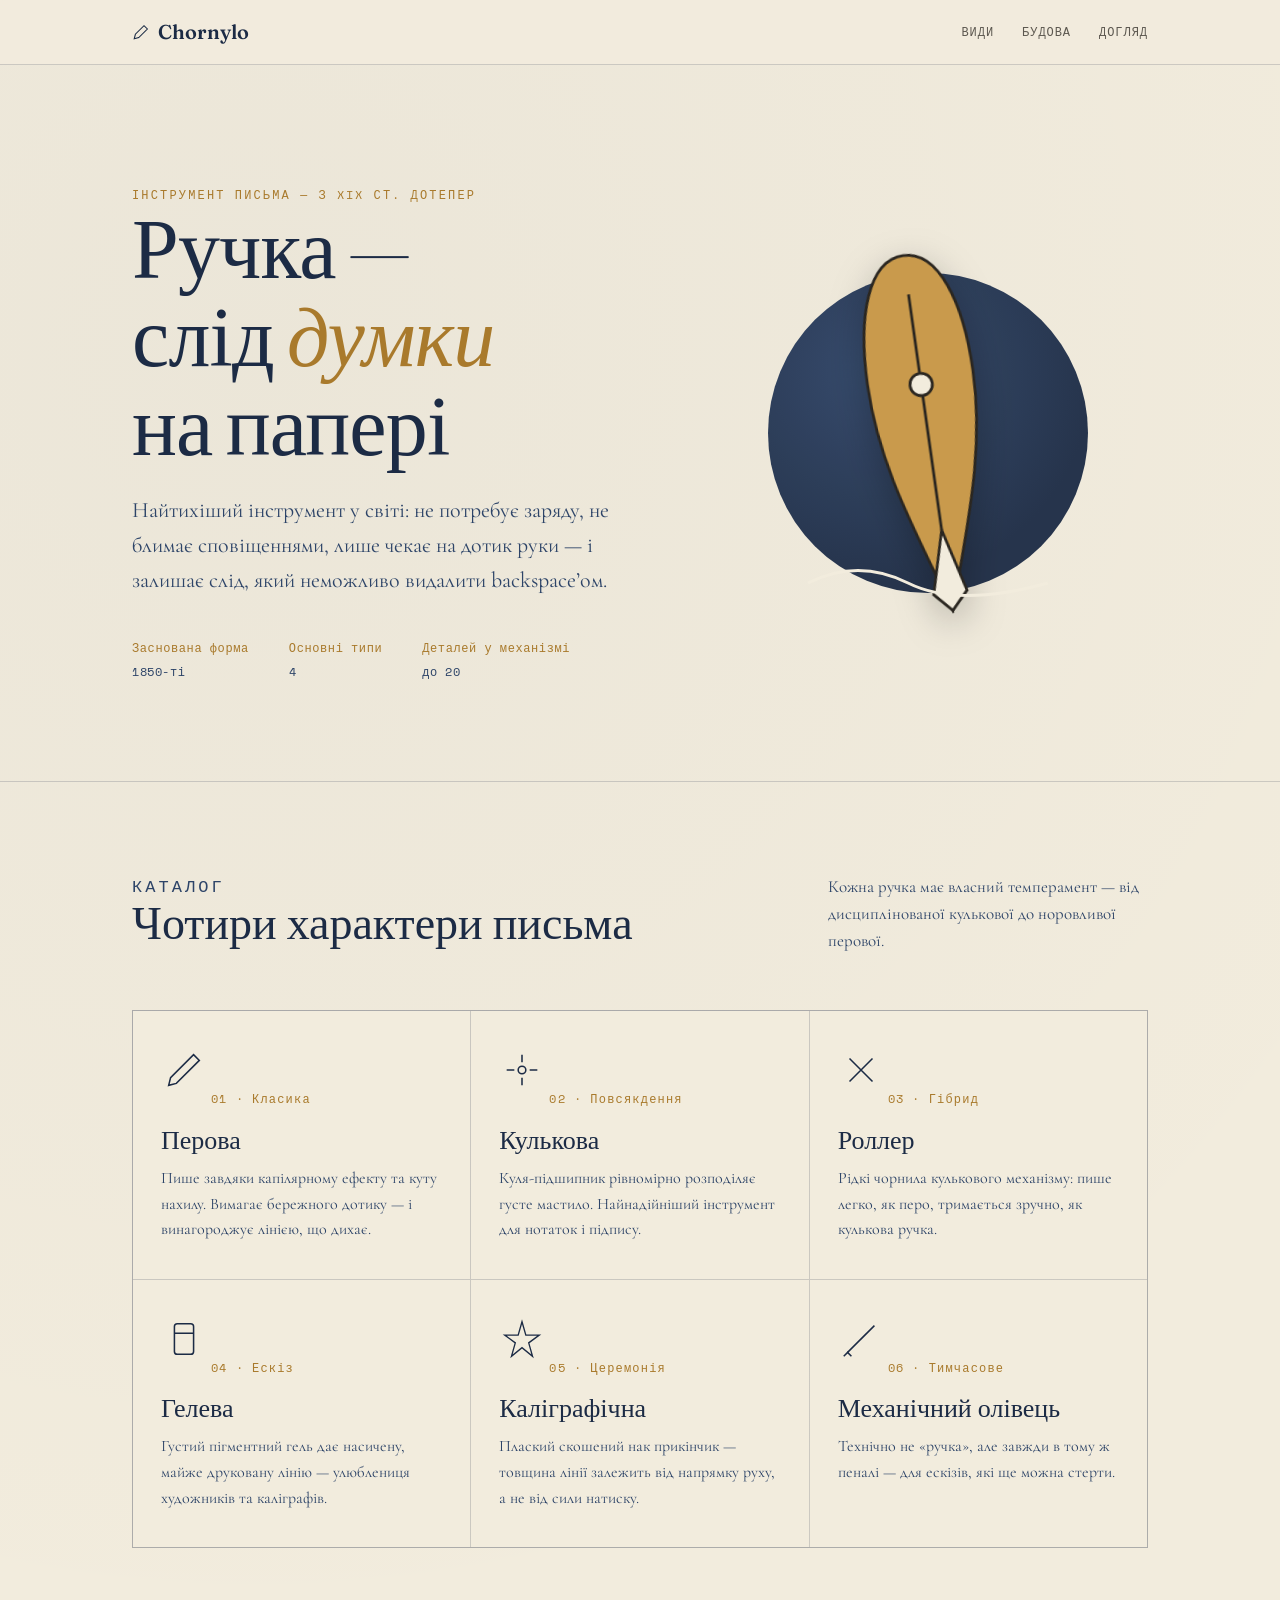
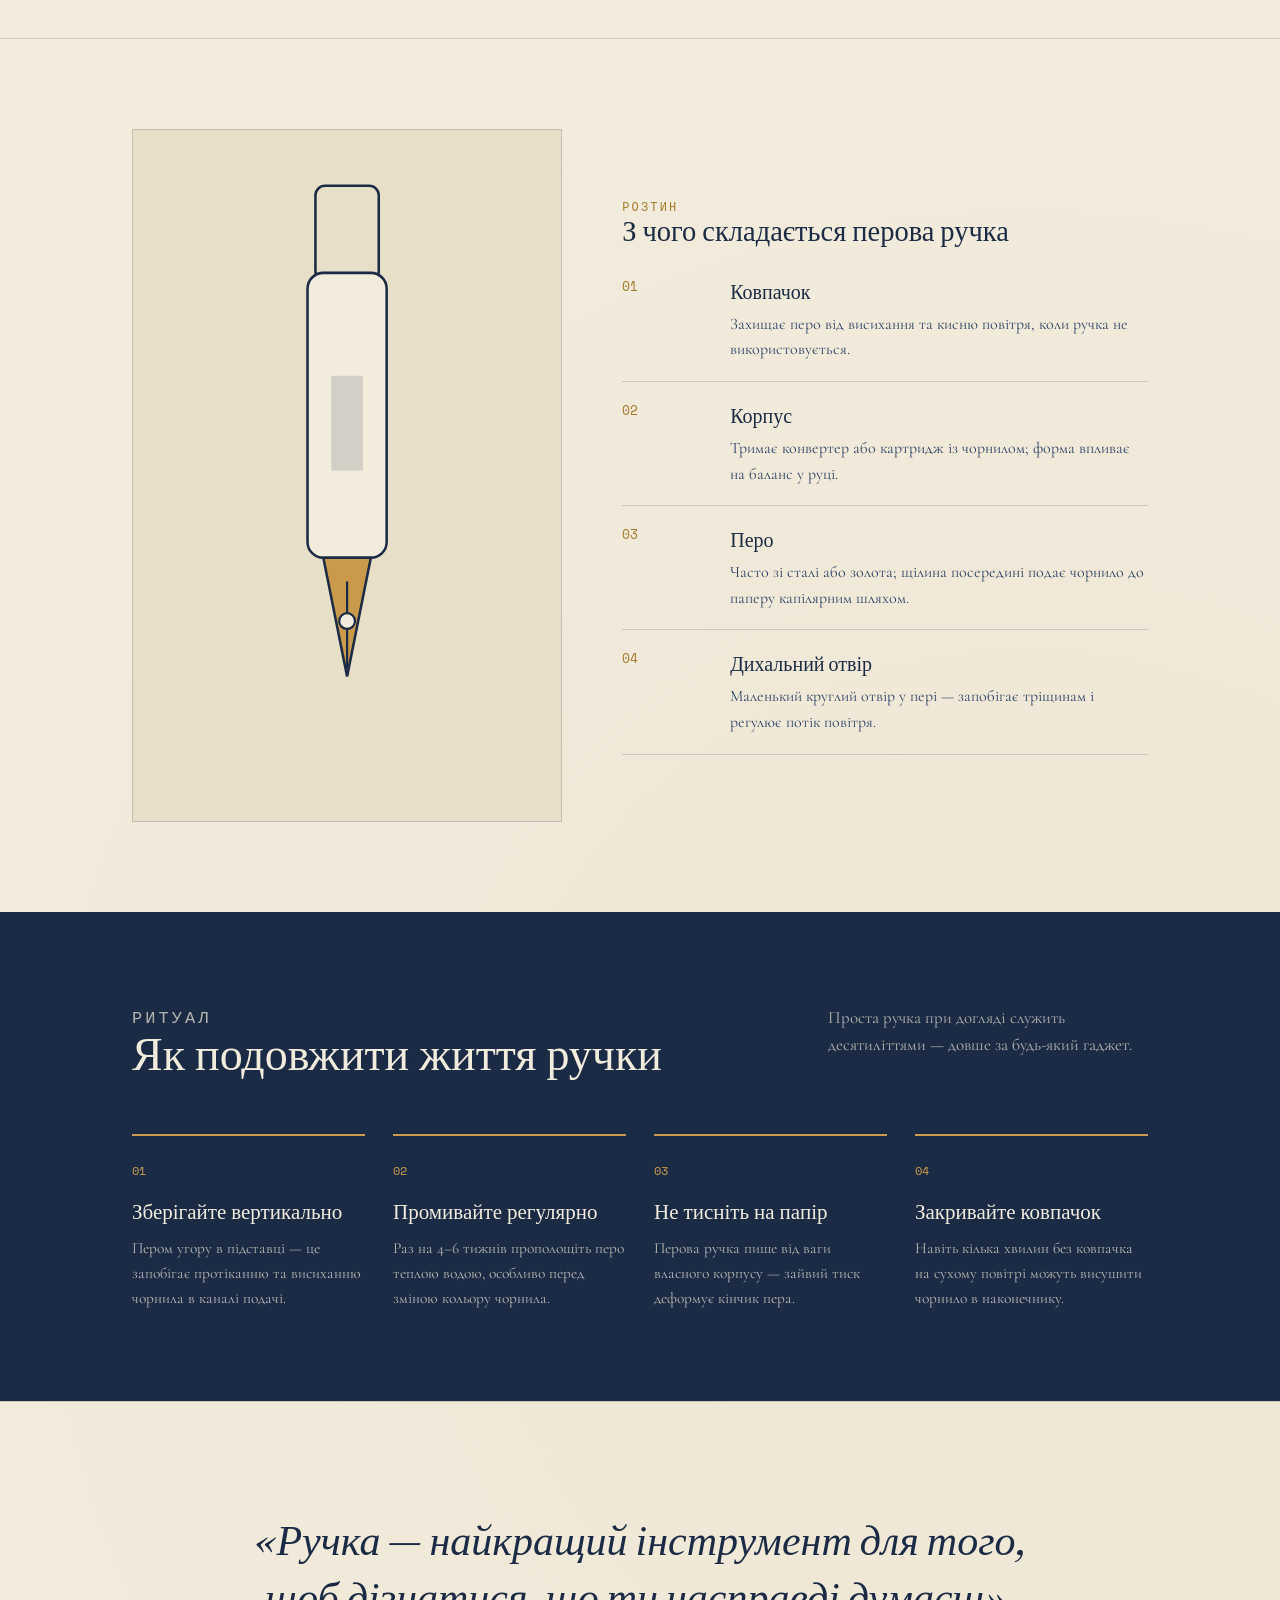
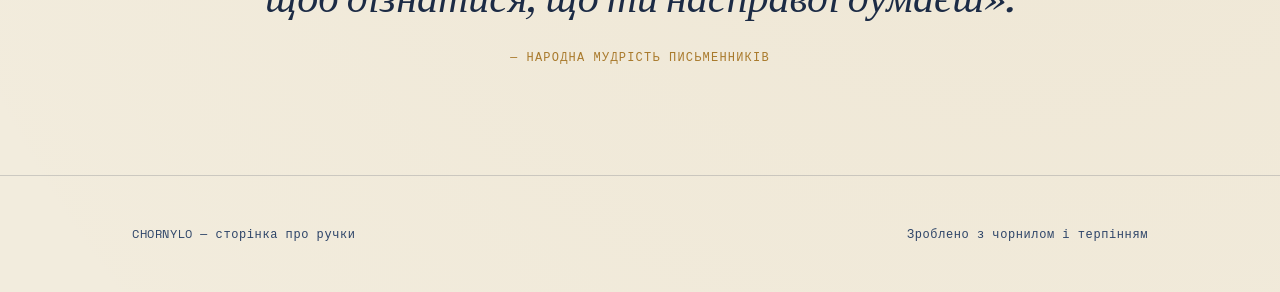
<file: index.html>
<!DOCTYPE html>
<html lang="uk">

<head>
  <meta charset="UTF-8">
  <meta name="viewport" content="width=device-width, initial-scale=1.0">
  <title>Ручка. Історія одного інструменту</title>
  <link rel="preconnect" href="https://fonts.googleapis.com">
  <link
    href="https://fonts.googleapis.com/css2?family=Fraunces:opsz,wght@9..144,400;9..144,500;9..144,600&family=Cormorant+Garamond:ital,wght@0,400;0,500;1,400&family=Space+Mono:wght@400;700&display=swap"
    rel="stylesheet">
  <!-- Зовнішній файл стилів -->
  <link rel="stylesheet" href="css/style.css">
</head>

<body>

  <nav>
    <div class="wrap">
      <div class="logo">
        <svg viewBox="0 0 24 24" fill="none">
          <path d="M3 21L4.5 15L16 3.5L20.5 8L9 19.5L3 21Z" stroke="currentColor" stroke-width="1.4" />
        </svg>
        Chornylo
      </div>
      <ul>
        <li><a href="#types">Види</a></li>
        <li><a href="#anatomy">Будова</a></li>
        <li><a href="#care">Догляд</a></li>
      </ul>
    </div>
  </nav>

  <header class="hero">
    <div class="wrap">
      <div>
        <p class="eyebrow">Інструмент письма — з XIX ст. дотепер</p>
        <h1>Ручка —<br>слід <em>думки</em><br>на папері</h1>
        <p class="lede">Найтихіший інструмент у світі: не потребує заряду, не блимає сповіщеннями, лише чекає на дотик
          руки — і залишає слід, який неможливо видалити backspace’ом.</p>
        <div class="meta-row">
          <div><span>Заснована форма</span>1850-ті</div>
          <div><span>Основні типи</span>4</div>
          <div><span>Деталей у механізмі</span>до 20</div>
        </div>
      </div>
      <div class="nib-stage">
        <div class="ink-blot"></div>
        <svg class="nib" viewBox="0 0 100 260" xmlns="http://www.w3.org/2000/svg">
          <path d="M50 2 C75 2 88 40 88 90 C88 150 68 200 50 258 C32 200 12 150 12 90 C12 40 25 2 50 2Z" fill="#c99a4c"
            stroke="#2a2620" stroke-width="2" />
          <path d="M50 30 L50 200" stroke="#2a2620" stroke-width="2" />
          <path d="M50 200 L38 245 L50 258 L62 245 Z" fill="#f2ecdd" stroke="#2a2620" stroke-width="2" />
          <circle cx="50" cy="95" r="8" fill="#f2ecdd" stroke="#2a2620" stroke-width="2" />
        </svg>
        <svg class="stroke-line" viewBox="0 0 260 40">
          <path d="M10 20 Q 60 -5, 110 20 T 250 20" />
        </svg>
      </div>
    </div>
  </header>

  <section id="types">
    <div class="wrap">
      <div class="section-head">
        <div>
          <p class="eyebrow">Каталог</p>
          <h2>Чотири характери письма</h2>
        </div>
        <p>Кожна ручка має власний темперамент — від дисциплінованої кулькової до норовливої перової.</p>
      </div>
      <div class="types-grid">
        <div class="type-card">
          <svg viewBox="0 0 48 48" fill="none">
            <path d="M8 40L10 32L34 8L40 14L16 38L8 40Z" stroke="#1c2b45" stroke-width="1.6" />
          </svg>
          <span class="mark">01 · Класика</span>
          <h3>Перова</h3>
          <p>Пише завдяки капілярному ефекту та куту нахилу. Вимагає бережного дотику — і винагороджує лінією, що дихає.
          </p>
        </div>
        <div class="type-card">
          <svg viewBox="0 0 48 48" fill="none">
            <circle cx="24" cy="24" r="4" stroke="#1c2b45" stroke-width="1.6" />
            <path d="M24 8V16M24 32V40M8 24H16M32 24H40" stroke="#1c2b45" stroke-width="1.6" />
          </svg>
          <span class="mark">02 · Повсякдення</span>
          <h3>Кулькова</h3>
          <p>Куля-підшипник рівномірно розподіляє густе мастило. Найнадійніший інструмент для нотаток і підпису.</p>
        </div>
        <div class="type-card">
          <svg viewBox="0 0 48 48" fill="none">
            <path d="M12 12L36 36M12 36L36 12" stroke="#1c2b45" stroke-width="1.6" />
          </svg>
          <span class="mark">03 · Гібрид</span>
          <h3>Роллер</h3>
          <p>Рідкі чорнила кулькового механізму: пише легко, як перо, тримається зручно, як кулькова ручка.</p>
        </div>
        <div class="type-card">
          <svg viewBox="0 0 48 48" fill="none">
            <rect x="14" y="8" width="20" height="32" rx="3" stroke="#1c2b45" stroke-width="1.6" />
            <path d="M14 18H34" stroke="#1c2b45" stroke-width="1.6" />
          </svg>
          <span class="mark">04 · Ескіз</span>
          <h3>Гелева</h3>
          <p>Густий пігментний гель дає насичену, майже друковану лінію — улюблениця художників та каліграфів.</p>
        </div>
        <div class="type-card">
          <svg viewBox="0 0 48 48" fill="none">
            <path d="M24 6L28 20L42 20L31 28L35 42L24 33L13 42L17 28L6 20L20 20Z" stroke="#1c2b45" stroke-width="1.4" />
          </svg>
          <span class="mark">05 · Церемонія</span>
          <h3>Каліграфічна</h3>
          <p>Плаский скошений нак прикінчик — товщина лінії залежить від напрямку руху, а не від сили натиску.</p>
        </div>
        <div class="type-card">
          <svg viewBox="0 0 48 48" fill="none">
            <path d="M10 38L38 10" stroke="#1c2b45" stroke-width="1.6" />
            <path d="M6 42L10 38L14 42" stroke="#1c2b45" stroke-width="1.6" />
          </svg>
          <span class="mark">06 · Тимчасове</span>
          <h3>Механічний олівець</h3>
          <p>Технічно не «ручка», але завжди в тому ж пеналі — для ескізів, які ще можна стерти.</p>
        </div>
      </div>
    </div>
  </section>

  <section id="anatomy">
    <div class="wrap anatomy">
      <div class="anatomy-figure">
        <svg viewBox="0 0 220 380" xmlns="http://www.w3.org/2000/svg">
          <rect x="90" y="10" width="40" height="60" rx="6" fill="#e8dfc9" stroke="#1c2b45" stroke-width="1.6" />
          <rect x="85" y="65" width="50" height="180" rx="10" fill="#f2ecdd" stroke="#1c2b45" stroke-width="1.6" />
          <path d="M95 245 L110 320 L125 245 Z" fill="#c99a4c" stroke="#1c2b45" stroke-width="1.6" />
          <line x1="110" y1="260" x2="110" y2="315" stroke="#1c2b45" stroke-width="1.4" />
          <circle cx="110" cy="285" r="5" fill="#f2ecdd" stroke="#1c2b45" stroke-width="1.4" />
          <rect x="100" y="130" width="20" height="60" fill="#1c2b45" opacity="0.15" />
        </svg>
      </div>
      <div>
        <p class="eyebrow">Розтин</p>
        <h2 style="margin-bottom: 30px;">З чого складається перова ручка</h2>
        <ul class="anatomy-list">
          <li><span class="num">01</span>
            <div>
              <h4>Ковпачок</h4>
              <p>Захищає перо від висихання та кисню повітря, коли ручка не використовується.</p>
            </div>
          </li>
          <li><span class="num">02</span>
            <div>
              <h4>Корпус</h4>
              <p>Тримає конвертер або картридж із чорнилом; форма впливає на баланс у руці.</p>
            </div>
          </li>
          <li><span class="num">03</span>
            <div>
              <h4>Перо</h4>
              <p>Часто зі сталі або золота; щілина посередині подає чорнило до паперу капілярним шляхом.</p>
            </div>
          </li>
          <li><span class="num">04</span>
            <div>
              <h4>Дихальний отвір</h4>
              <p>Маленький круглий отвір у пері — запобігає тріщинам і регулює потік повітря.</p>
            </div>
          </li>
        </ul>
      </div>
    </div>
  </section>

  <section class="care" id="care">
    <div class="wrap">
      <div class="section-head">
        <div>
          <p class="eyebrow">Ритуал</p>
          <h2>Як подовжити життя ручки</h2>
        </div>
        <p>Проста ручка при догляді служить десятиліттями — довше за будь-який гаджет.</p>
      </div>
      <div class="care-grid">
        <div class="care-item">
          <span class="num">01</span>
          <h4>Зберігайте вертикально</h4>
          <p>Пером угору в підставці — це запобігає протіканню та висиханню чорнила в каналі подачі.</p>
        </div>
        <div class="care-item">
          <span class="num">02</span>
          <h4>Промивайте регулярно</h4>
          <p>Раз на 4–6 тижнів прополощіть перо теплою водою, особливо перед зміною кольору чорнила.</p>
        </div>
        <div class="care-item">
          <span class="num">03</span>
          <h4>Не тисніть на папір</h4>
          <p>Перова ручка пише від ваги власного корпусу — зайвий тиск деформує кінчик пера.</p>
        </div>
        <div class="care-item">
          <span class="num">04</span>
          <h4>Закривайте ковпачок</h4>
          <p>Навіть кілька хвилин без ковпачка на сухому повітрі можуть висушити чорнило в наконечнику.</p>
        </div>
      </div>
    </div>
  </section>

  <section class="quote">
    <div class="wrap">
      <blockquote>
        «Ручка — найкращий інструмент для того, щоб дізнатися, що ти насправді думаєш».
        <cite>— Народна мудрість письменників</cite>
      </blockquote>
    </div>
  </section>

  <footer>
    <div class="wrap">
      <p>CHORNYLO — сторінка про ручки</p>
      <p>Зроблено з чорнилом і терпінням</p>
    </div>
  </footer>

</body>

</html>
</file>
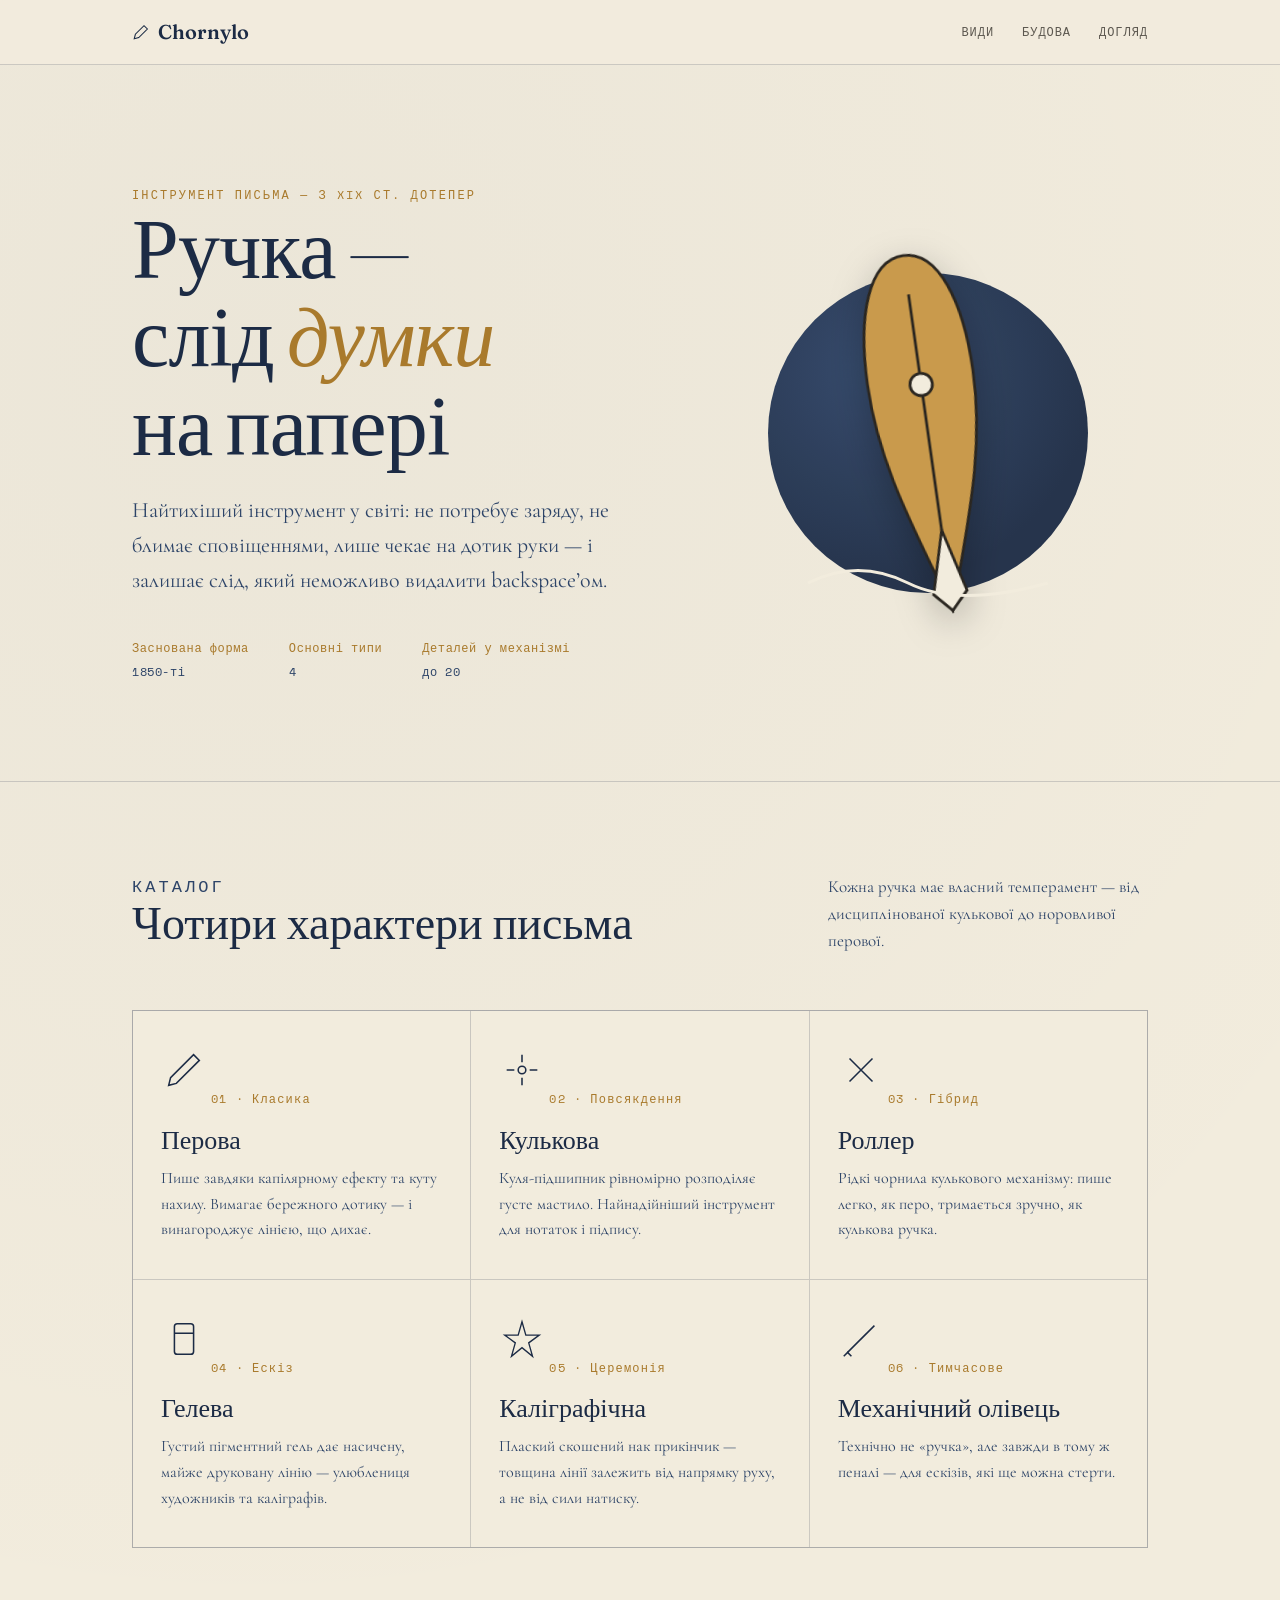
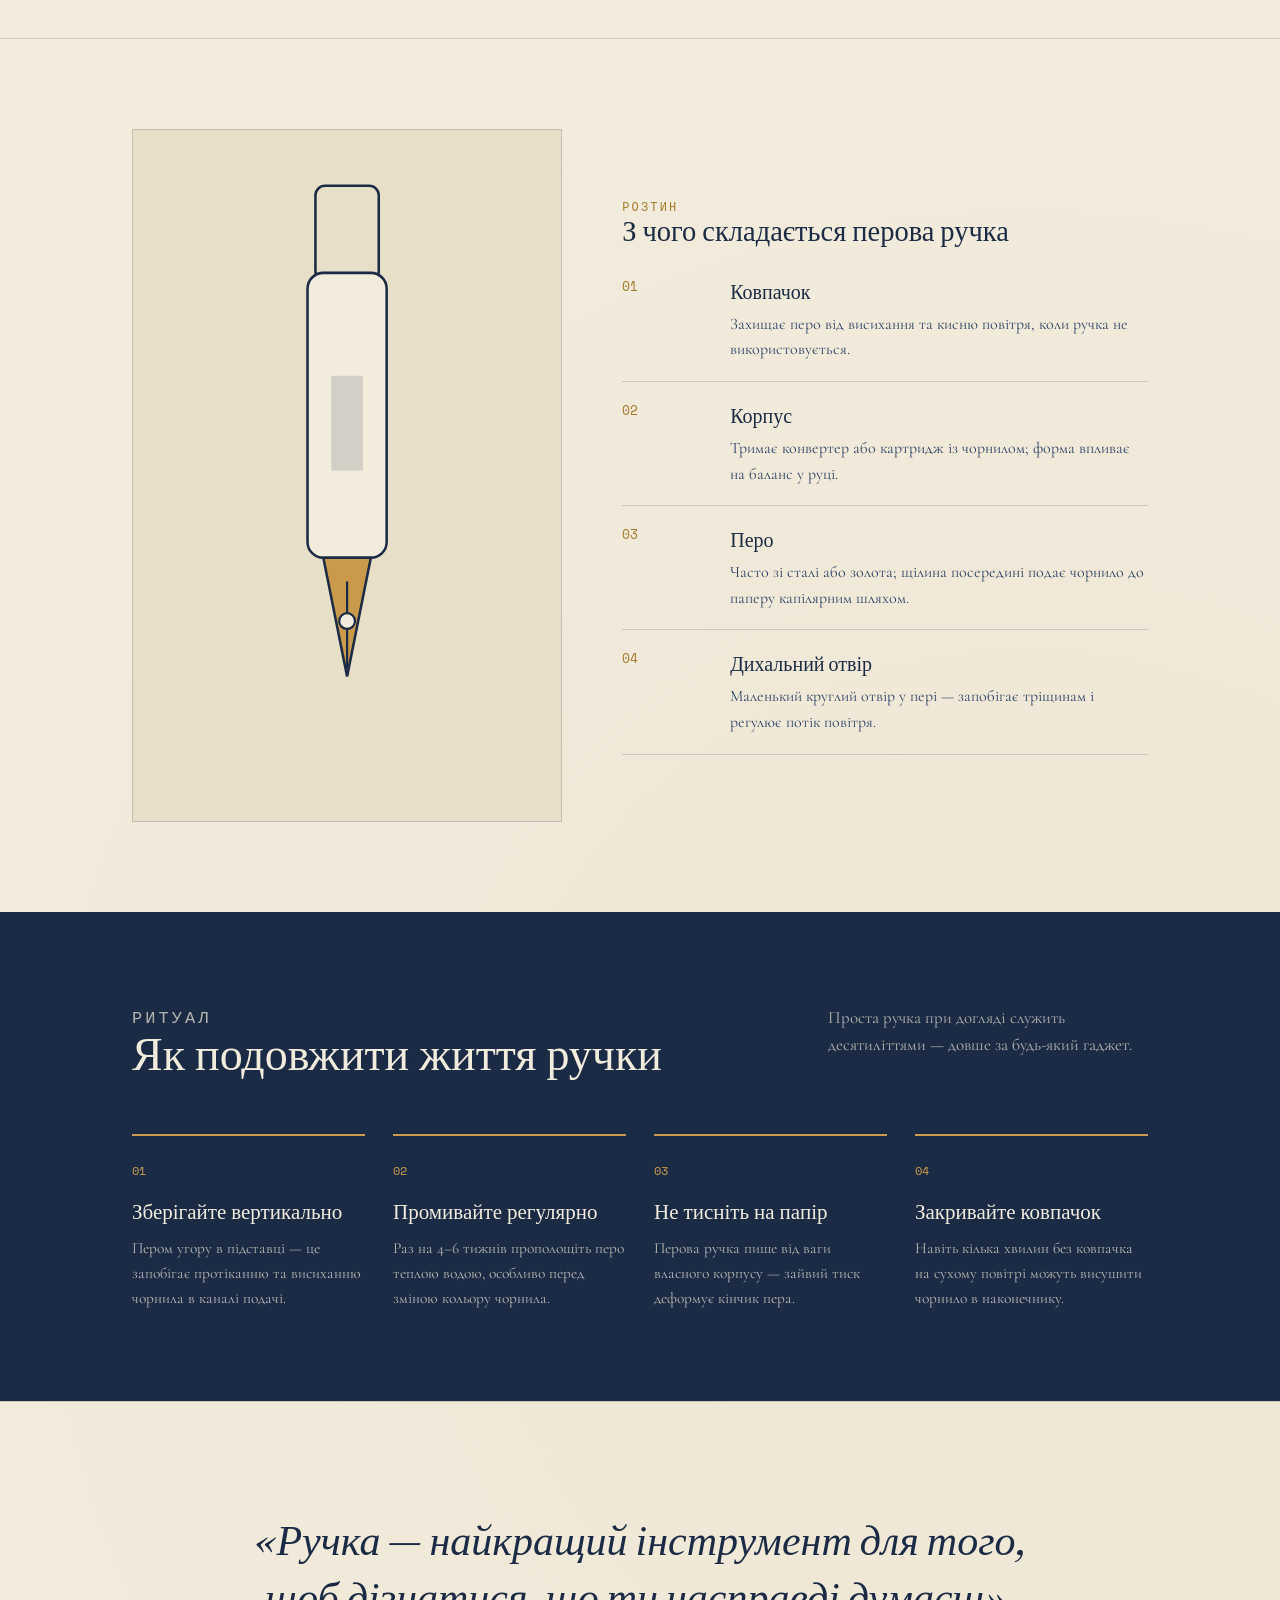
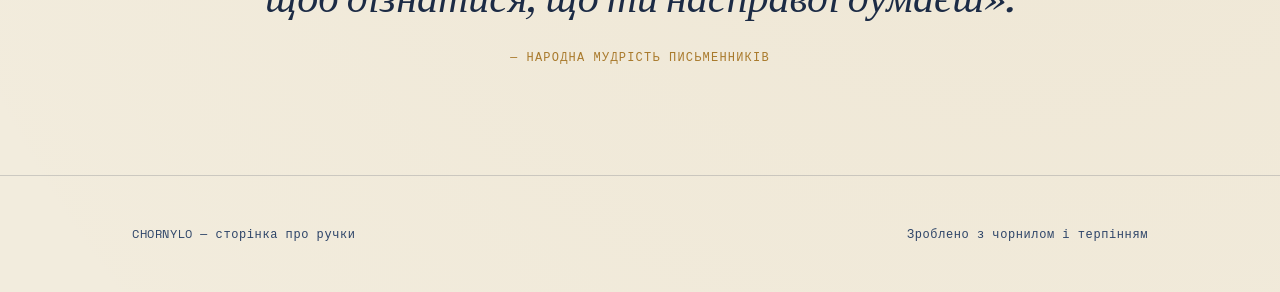
<file: pens.html>
<!DOCTYPE html>
<html lang="uk">
<head>
<meta charset="UTF-8">
<meta name="viewport" content="width=device-width, initial-scale=1.0">
<title>Ручка. Історія одного інструменту</title>
<link rel="preconnect" href="https://fonts.googleapis.com">
<link href="https://fonts.googleapis.com/css2?family=Fraunces:opsz,wght@9..144,400;9..144,500;9..144,600&family=Cormorant+Garamond:ital,wght@0,400;0,500;1,400&family=Space+Mono:wght@400;700&display=swap" rel="stylesheet">
<style>
  :root{
    --paper: #f2ecdd;
    --paper-dark: #e8dfc9;
    --ink: #1c2b45;
    --ink-light: #2d4468;
    --charcoal: #2a2620;
    --brass: #a97a2c;
    --brass-light: #c99a4c;
    --line: rgba(28,43,69,0.18);
  }

  *{ box-sizing: border-box; margin:0; padding:0; }

  html{ scroll-behavior: smooth; }

  body{
    background: var(--paper);
    color: var(--charcoal);
    font-family: 'Cormorant Garamond', serif;
    font-size: 19px;
    line-height: 1.6;
    overflow-x: hidden;
    background-image:
      radial-gradient(circle at 20% 10%, rgba(28,43,69,0.03), transparent 40%),
      radial-gradient(circle at 80% 80%, rgba(169,122,44,0.05), transparent 40%);
  }

  ::selection{ background: var(--ink); color: var(--paper); }

  a{ color: inherit; }

  .eyebrow{
    font-family: 'Space Mono', monospace;
    font-size: 12px;
    letter-spacing: 0.18em;
    text-transform: uppercase;
    color: var(--brass);
  }

  h1, h2, h3{
    font-family: 'Fraunces', serif;
    color: var(--ink);
    font-weight: 500;
    line-height: 1.05;
  }

  .wrap{
    max-width: 1080px;
    margin: 0 auto;
    padding: 0 32px;
  }

  /* NAV */
  nav{
    position: sticky;
    top: 0;
    z-index: 50;
    backdrop-filter: blur(6px);
    background: rgba(242,236,221,0.85);
    border-bottom: 1px solid var(--line);
  }
  nav .wrap{
    display:flex;
    align-items:center;
    justify-content: space-between;
    height: 64px;
  }
  .logo{
    font-family:'Fraunces', serif;
    font-size: 20px;
    font-weight: 600;
    color: var(--ink);
    display:flex;
    align-items:center;
    gap:8px;
  }
  .logo svg{ width: 18px; height: 18px; }
  nav ul{
    list-style:none;
    display:flex;
    gap: 28px;
    font-family:'Space Mono', monospace;
    font-size: 12px;
    letter-spacing: 0.08em;
    text-transform: uppercase;
  }
  nav a{ text-decoration:none; opacity:0.75; transition: opacity .2s, color .2s; }
  nav a:hover{ opacity:1; color: var(--brass); }

  /* HERO */
  .hero{
    position: relative;
    padding: 120px 0 100px;
    overflow: hidden;
  }
  .hero .wrap{
    display:grid;
    grid-template-columns: 1.1fr 0.9fr;
    gap: 40px;
    align-items:center;
  }
  .hero h1{
    font-size: clamp(48px, 7vw, 84px);
    letter-spacing: -0.01em;
  }
  .hero h1 em{
    font-style: italic;
    color: var(--brass);
  }
  .hero p.lede{
    margin-top: 24px;
    font-size: 22px;
    max-width: 46ch;
    color: var(--ink-light);
  }
  .hero .meta-row{
    margin-top: 40px;
    display:flex;
    gap: 40px;
    font-family:'Space Mono', monospace;
    font-size: 12px;
    color: var(--ink-light);
    letter-spacing: 0.05em;
  }
  .hero .meta-row span{ display:block; color: var(--brass); margin-bottom: 4px; }

  /* Signature nib illustration */
  .nib-stage{
    position: relative;
    height: 420px;
    display:flex;
    align-items:center;
    justify-content:center;
  }
  .ink-blot{
    position:absolute;
    width: 320px; height: 320px;
    border-radius: 50%;
    background: radial-gradient(circle at 35% 30%, var(--ink-light), var(--ink) 70%);
    filter: blur(0.5px);
    opacity: 0.95;
    animation: blotIn 1.4s cubic-bezier(.2,.8,.2,1) both;
  }
  @keyframes blotIn{
    0%{ transform: scale(0.2); opacity: 0; }
    60%{ transform: scale(1.08); opacity: 1;}
    100%{ transform: scale(1); }
  }
  .nib{
    position: relative;
    width: 140px;
    animation: nibDrop 1.6s cubic-bezier(.2,.8,.2,1) both;
    animation-delay: .3s;
    filter: drop-shadow(0 12px 18px rgba(0,0,0,0.25));
  }
  @keyframes nibDrop{
    0%{ transform: translateY(-60px) rotate(-8deg); opacity:0; }
    100%{ transform: translateY(0) rotate(-8deg); opacity:1; }
  }

  .stroke-line{
    position:absolute;
    bottom: 40px;
    left: 50%;
    transform: translateX(-50%);
    width: 260px;
    height: 40px;
  }
  .stroke-line path{
    fill:none;
    stroke: var(--paper);
    stroke-width: 3;
    stroke-dasharray: 300;
    stroke-dashoffset: 300;
    animation: writeLine 1.8s ease forwards;
    animation-delay: 1.3s;
  }
  @keyframes writeLine{ to{ stroke-dashoffset: 0; } }

  /* SECTION GENERIC */
  section{ padding: 90px 0; border-top: 1px solid var(--line); }
  .section-head{
    display:flex;
    align-items: baseline;
    justify-content: space-between;
    gap: 20px;
    margin-bottom: 56px;
    flex-wrap: wrap;
  }
  .section-head h2{ font-size: clamp(32px, 4vw, 46px); }
  .section-head p{ max-width: 40ch; color: var(--ink-light); font-size: 17px; }

  /* TYPES GRID */
  .types-grid{
    display:grid;
    grid-template-columns: repeat(3, 1fr);
    gap: 1px;
    background: var(--line);
    border: 1px solid var(--line);
  }
  .type-card{
    background: var(--paper);
    padding: 36px 28px;
    transition: background .25s;
    position: relative;
  }
  .type-card:hover{ background: var(--paper-dark); }
  .type-card .mark{
    font-family:'Space Mono', monospace;
    font-size: 12px;
    color: var(--brass);
    letter-spacing: .1em;
  }
  .type-card h3{
    margin-top: 14px;
    font-size: 26px;
  }
  .type-card p{
    margin-top: 12px;
    font-size: 16px;
    color: var(--ink-light);
  }
  .type-card svg{ width: 46px; height: 46px; margin-bottom: 10px; }

  /* TIMELINE / ANATOMY */
  .anatomy{
    display:grid;
    grid-template-columns: 0.9fr 1.1fr;
    gap: 60px;
    align-items:center;
  }
  .anatomy-figure{
    position:relative;
    padding: 40px;
    border: 1px solid var(--line);
    background: var(--paper-dark);
  }
  .anatomy-figure svg{ width:100%; height:auto; }
  .anatomy-list{ list-style:none; }
  .anatomy-list li{
    display:grid;
    grid-template-columns: 90px 1fr;
    gap: 18px;
    padding: 18px 0;
    border-bottom: 1px solid var(--line);
  }
  .anatomy-list li:first-child{ padding-top: 0; }
  .anatomy-list .num{
    font-family:'Space Mono', monospace;
    color: var(--brass);
    font-size: 13px;
  }
  .anatomy-list h4{
    font-family:'Fraunces', serif;
    font-weight: 500;
    color: var(--ink);
    font-size: 20px;
  }
  .anatomy-list p{ color: var(--ink-light); font-size: 16px; margin-top: 4px; }

  /* CARE */
  .care{
    background: var(--ink);
    color: var(--paper);
    border-top: 1px solid var(--line);
  }
  .care .section-head h2, .care .eyebrow{ color: var(--paper); }
  .care .section-head p{ color: rgba(242,236,221,0.7); }
  .care-grid{
    display:grid;
    grid-template-columns: repeat(4, 1fr);
    gap: 28px;
  }
  .care-item{
    border-top: 2px solid var(--brass-light);
    padding-top: 18px;
  }
  .care-item .num{
    font-family:'Space Mono', monospace;
    font-size: 12px;
    color: var(--brass-light);
  }
  .care-item h4{
    font-family:'Fraunces', serif;
    font-weight:500;
    margin-top: 10px;
    font-size: 21px;
  }
  .care-item p{ margin-top: 8px; font-size: 15.5px; color: rgba(242,236,221,0.72); }

  /* QUOTE */
  .quote{
    text-align:center;
    padding: 110px 0;
  }
  .quote blockquote{
    font-family:'Fraunces', serif;
    font-style: italic;
    font-weight: 400;
    font-size: clamp(28px, 4vw, 42px);
    max-width: 780px;
    margin: 0 auto;
    color: var(--ink);
    line-height: 1.35;
  }
  .quote cite{
    display:block;
    margin-top: 24px;
    font-family:'Space Mono', monospace;
    font-size: 12px;
    font-style: normal;
    letter-spacing: .1em;
    text-transform: uppercase;
    color: var(--brass);
  }

  footer{
    border-top: 1px solid var(--line);
    padding: 48px 0;
  }
  footer .wrap{
    display:flex;
    justify-content: space-between;
    align-items:center;
    flex-wrap: wrap;
    gap: 16px;
  }
  footer p{ font-family:'Space Mono', monospace; font-size: 12px; letter-spacing:.05em; color: var(--ink-light); }

  @media (max-width: 860px){
    .hero .wrap{ grid-template-columns: 1fr; }
    .types-grid{ grid-template-columns: 1fr; }
    .anatomy{ grid-template-columns: 1fr; }
    .care-grid{ grid-template-columns: 1fr 1fr; }
    nav ul{ display:none; }
  }

  @media (prefers-reduced-motion: reduce){
    *{ animation-duration: 0.01ms !important; animation-iteration-count: 1 !important; }
  }

  a:focus-visible, button:focus-visible{
    outline: 2px solid var(--brass);
    outline-offset: 3px;
  }
</style>
</head>
<body>

<nav>
  <div class="wrap">
    <div class="logo">
      <svg viewBox="0 0 24 24" fill="none"><path d="M3 21L4.5 15L16 3.5L20.5 8L9 19.5L3 21Z" stroke="currentColor" stroke-width="1.4"/></svg>
      Chornylo
    </div>
    <ul>
      <li><a href="#types">Види</a></li>
      <li><a href="#anatomy">Будова</a></li>
      <li><a href="#care">Догляд</a></li>
    </ul>
  </div>
</nav>

<header class="hero">
  <div class="wrap">
    <div>
      <p class="eyebrow">Інструмент письма — з XIX ст. дотепер</p>
      <h1>Ручка —<br>слід <em>думки</em><br>на папері</h1>
      <p class="lede">Найтихіший інструмент у світі: не потребує заряду, не блимає сповіщеннями, лише чекає на дотик руки — і залишає слід, який неможливо видалити backspace’ом.</p>
      <div class="meta-row">
        <div><span>Заснована форма</span>1850-ті</div>
        <div><span>Основні типи</span>4</div>
        <div><span>Деталей у механізмі</span>до 20</div>
      </div>
    </div>
    <div class="nib-stage">
      <div class="ink-blot"></div>
      <svg class="nib" viewBox="0 0 100 260" xmlns="http://www.w3.org/2000/svg">
        <path d="M50 2 C75 2 88 40 88 90 C88 150 68 200 50 258 C32 200 12 150 12 90 C12 40 25 2 50 2Z" fill="#c99a4c" stroke="#2a2620" stroke-width="2"/>
        <path d="M50 30 L50 200" stroke="#2a2620" stroke-width="2"/>
        <path d="M50 200 L38 245 L50 258 L62 245 Z" fill="#f2ecdd" stroke="#2a2620" stroke-width="2"/>
        <circle cx="50" cy="95" r="8" fill="#f2ecdd" stroke="#2a2620" stroke-width="2"/>
      </svg>
      <svg class="stroke-line" viewBox="0 0 260 40">
        <path d="M10 20 Q 60 -5, 110 20 T 250 20"/>
      </svg>
    </div>
  </div>
</header>

<section id="types">
  <div class="wrap">
    <div class="section-head">
      <div>
        <p class="eyebrow">Каталог</p>
        <h2>Чотири характери письма</h2>
      </div>
      <p>Кожна ручка має власний темперамент — від дисциплінованої кулькової до норовливої перової.</p>
    </div>
    <div class="types-grid">
      <div class="type-card">
        <svg viewBox="0 0 48 48" fill="none"><path d="M8 40L10 32L34 8L40 14L16 38L8 40Z" stroke="#1c2b45" stroke-width="1.6"/></svg>
        <span class="mark">01 · Класика</span>
        <h3>Перова</h3>
        <p>Пише завдяки капілярному ефекту та куту нахилу. Вимагає бережного дотику — і винагороджує лінією, що дихає.</p>
      </div>
      <div class="type-card">
        <svg viewBox="0 0 48 48" fill="none"><circle cx="24" cy="24" r="4" stroke="#1c2b45" stroke-width="1.6"/><path d="M24 8V16M24 32V40M8 24H16M32 24H40" stroke="#1c2b45" stroke-width="1.6"/></svg>
        <span class="mark">02 · Повсякдення</span>
        <h3>Кулькова</h3>
        <p>Куля-підшипник рівномірно розподіляє густе мастило. Найнадійніший інструмент для нотаток і підпису.</p>
      </div>
      <div class="type-card">
        <svg viewBox="0 0 48 48" fill="none"><path d="M12 12L36 36M12 36L36 12" stroke="#1c2b45" stroke-width="1.6"/></svg>
        <span class="mark">03 · Гібрид</span>
        <h3>Роллер</h3>
        <p>Рідкі чорнила кулькового механізму: пише легко, як перо, тримається зручно, як кулькова ручка.</p>
      </div>
      <div class="type-card">
        <svg viewBox="0 0 48 48" fill="none"><rect x="14" y="8" width="20" height="32" rx="3" stroke="#1c2b45" stroke-width="1.6"/><path d="M14 18H34" stroke="#1c2b45" stroke-width="1.6"/></svg>
        <span class="mark">04 · Ескіз</span>
        <h3>Гелева</h3>
        <p>Густий пігментний гель дає насичену, майже друковану лінію — улюблениця художників та каліграфів.</p>
      </div>
      <div class="type-card">
        <svg viewBox="0 0 48 48" fill="none"><path d="M24 6L28 20L42 20L31 28L35 42L24 33L13 42L17 28L6 20L20 20Z" stroke="#1c2b45" stroke-width="1.4"/></svg>
        <span class="mark">05 · Церемонія</span>
        <h3>Каліграфічна</h3>
        <p>Плаский скошений нак прикінчик — товщина лінії залежить від напрямку руху, а не від сили натиску.</p>
      </div>
      <div class="type-card">
        <svg viewBox="0 0 48 48" fill="none"><path d="M10 38L38 10" stroke="#1c2b45" stroke-width="1.6"/><path d="M6 42L10 38L14 42" stroke="#1c2b45" stroke-width="1.6"/></svg>
        <span class="mark">06 · Тимчасове</span>
        <h3>Механічний олівець</h3>
        <p>Технічно не «ручка», але завжди в тому ж пеналі — для ескізів, які ще можна стерти.</p>
      </div>
    </div>
  </div>
</section>

<section id="anatomy">
  <div class="wrap anatomy">
    <div class="anatomy-figure">
      <svg viewBox="0 0 220 380" xmlns="http://www.w3.org/2000/svg">
        <rect x="90" y="10" width="40" height="60" rx="6" fill="#e8dfc9" stroke="#1c2b45" stroke-width="1.6"/>
        <rect x="85" y="65" width="50" height="180" rx="10" fill="#f2ecdd" stroke="#1c2b45" stroke-width="1.6"/>
        <path d="M95 245 L110 320 L125 245 Z" fill="#c99a4c" stroke="#1c2b45" stroke-width="1.6"/>
        <line x1="110" y1="260" x2="110" y2="315" stroke="#1c2b45" stroke-width="1.4"/>
        <circle cx="110" cy="285" r="5" fill="#f2ecdd" stroke="#1c2b45" stroke-width="1.4"/>
        <rect x="100" y="130" width="20" height="60" fill="#1c2b45" opacity="0.15"/>
      </svg>
    </div>
    <div>
      <p class="eyebrow">Розтин</p>
      <h2 style="margin-bottom: 30px;">З чого складається перова ручка</h2>
      <ul class="anatomy-list">
        <li><span class="num">01</span><div><h4>Ковпачок</h4><p>Захищає перо від висихання та кисню повітря, коли ручка не використовується.</p></div></li>
        <li><span class="num">02</span><div><h4>Корпус</h4><p>Тримає конвертер або картридж із чорнилом; форма впливає на баланс у руці.</p></div></li>
        <li><span class="num">03</span><div><h4>Перо</h4><p>Часто зі сталі або золота; щілина посередині подає чорнило до паперу капілярним шляхом.</p></div></li>
        <li><span class="num">04</span><div><h4>Дихальний отвір</h4><p>Маленький круглий отвір у пері — запобігає тріщинам і регулює потік повітря.</p></div></li>
      </ul>
    </div>
  </div>
</section>

<section class="care" id="care">
  <div class="wrap">
    <div class="section-head">
      <div>
        <p class="eyebrow">Ритуал</p>
        <h2>Як подовжити життя ручки</h2>
      </div>
      <p>Проста ручка при догляді служить десятиліттями — довше за будь-який гаджет.</p>
    </div>
    <div class="care-grid">
      <div class="care-item">
        <span class="num">01</span>
        <h4>Зберігайте вертикально</h4>
        <p>Пером угору в підставці — це запобігає протіканню та висиханню чорнила в каналі подачі.</p>
      </div>
      <div class="care-item">
        <span class="num">02</span>
        <h4>Промивайте регулярно</h4>
        <p>Раз на 4–6 тижнів прополощіть перо теплою водою, особливо перед зміною кольору чорнила.</p>
      </div>
      <div class="care-item">
        <span class="num">03</span>
        <h4>Не тисніть на папір</h4>
        <p>Перова ручка пише від ваги власного корпусу — зайвий тиск деформує кінчик пера.</p>
      </div>
      <div class="care-item">
        <span class="num">04</span>
        <h4>Закривайте ковпачок</h4>
        <p>Навіть кілька хвилин без ковпачка на сухому повітрі можуть висушити чорнило в наконечнику.</p>
      </div>
    </div>
  </div>
</section>

<section class="quote">
  <div class="wrap">
    <blockquote>
      «Ручка — найкращий інструмент для того, щоб дізнатися, що ти насправді думаєш».
      <cite>— Народна мудрість письменників</cite>
    </blockquote>
  </div>
</section>

<footer>
  <div class="wrap">
    <p>CHORNYLO — сторінка про ручки</p>
    <p>Зроблено з чорнилом і терпінням</p>
  </div>
</footer>

</body>
</html>
</file>
<file: css/style.css>
/* ==========================================================================
   CHORNYLO — Повний файл стилів (Ручка. Історія одного інструменту)
   ========================================================================== */

/* --------------------------------------------------------------------------
   1. ЗМІННІ ТА ДИЗАЙН-ТОКЕНИ
   -------------------------------------------------------------------------- */
:root {
  --paper: #f2ecdd;
  --paper-dark: #e8dfc9;
  --ink: #1c2b45;
  --ink-light: #2d4468;
  --charcoal: #2a2620;
  --brass: #a97a2c;
  --brass-light: #c99a4c;
  --line: rgba(28, 43, 69, 0.18);
}

/* --------------------------------------------------------------------------
   2. БАЗОВІ СТИЛІ ТА СКИДАННЯ (RESET & BASE)
   -------------------------------------------------------------------------- */
* {
  box-sizing: border-box;
  margin: 0;
  padding: 0;
}

html {
  scroll-behavior: smooth;
}

body {
  background: var(--paper);
  color: var(--charcoal);
  font-family: 'Cormorant Garamond', serif;
  font-size: 19px;
  line-height: 1.6;
  overflow-x: hidden;
  background-image:
    radial-gradient(circle at 20% 10%, rgba(28, 43, 69, 0.03), transparent 40%),
    radial-gradient(circle at 80% 80%, rgba(169, 122, 44, 0.05), transparent 40%);
}

::selection {
  background: var(--ink);
  color: var(--paper);
}

a {
  color: inherit;
}

.eyebrow {
  font-family: 'Space Mono', monospace;
  font-size: 12px;
  letter-spacing: 0.18em;
  text-transform: uppercase;
  color: var(--brass);
}

h1, h2, h3 {
  font-family: 'Fraunces', serif;
  color: var(--ink);
  font-weight: 500;
  line-height: 1.05;
}

.wrap {
  max-width: 1080px;
  margin: 0 auto;
  padding: 0 32px;
}

/* --------------------------------------------------------------------------
   3. НАВІГАЦІЙНА ПАНЕЛЬ (NAV)
   -------------------------------------------------------------------------- */
nav {
  position: sticky;
  top: 0;
  z-index: 50;
  backdrop-filter: blur(6px);
  background: rgba(242, 236, 221, 0.85);
  border-bottom: 1px solid var(--line);
}

nav .wrap {
  display: flex;
  align-items: center;
  justify-content: space-between;
  height: 64px;
}

.logo {
  font-family: 'Fraunces', serif;
  font-size: 20px;
  font-weight: 600;
  color: var(--ink);
  display: flex;
  align-items: center;
  gap: 8px;
}

.logo svg {
  width: 18px;
  height: 18px;
}

nav ul {
  list-style: none;
  display: flex;
  gap: 28px;
  font-family: 'Space Mono', monospace;
  font-size: 12px;
  letter-spacing: 0.08em;
  text-transform: uppercase;
}

nav a {
  text-decoration: none;
  opacity: 0.75;
  transition: opacity 0.2s, color 0.2s;
}

nav a:hover {
  opacity: 1;
  color: var(--brass);
}

/* --------------------------------------------------------------------------
   4. ГОЛОВНИЙ ЕКРАН (HERO)
   -------------------------------------------------------------------------- */
.hero {
  position: relative;
  padding: 120px 0 100px;
  overflow: hidden;
}

.hero .wrap {
  display: grid;
  grid-template-columns: 1.1fr 0.9fr;
  gap: 40px;
  align-items: center;
}

.hero h1 {
  font-size: clamp(48px, 7vw, 84px);
  letter-spacing: -0.01em;
}

.hero h1 em {
  font-style: italic;
  color: var(--brass);
}

.hero p.lede {
  margin-top: 24px;
  font-size: 22px;
  max-width: 46ch;
  color: var(--ink-light);
}

.hero .meta-row {
  margin-top: 40px;
  display: flex;
  gap: 40px;
  font-family: 'Space Mono', monospace;
  font-size: 12px;
  color: var(--ink-light);
  letter-spacing: 0.05em;
}

.hero .meta-row span {
  display: block;
  color: var(--brass);
  margin-bottom: 4px;
}

/* --------------------------------------------------------------------------
   5. АНІМАЦІЙНИЙ БЛОК ПЕРА (NIB STAGE & SVGs)
   -------------------------------------------------------------------------- */
.nib-stage {
  position: relative;
  height: 420px;
  display: flex;
  align-items: center;
  justify-content: center;
}

.ink-blot {
  position: absolute;
  width: 320px;
  height: 320px;
  border-radius: 50%;
  background: radial-gradient(circle at 35% 30%, var(--ink-light), var(--ink) 70%);
  filter: blur(0.5px);
  opacity: 0.95;
  animation: blotIn 1.4s cubic-bezier(0.2, 0.8, 0.2, 1) both;
}

@keyframes blotIn {
  0% {
    transform: scale(0.2);
    opacity: 0;
  }
  60% {
    transform: scale(1.08);
    opacity: 1;
  }
  100% {
    transform: scale(1);
  }
}

.nib {
  position: relative;
  width: 140px;
  animation: nibDrop 1.6s cubic-bezier(0.2, 0.8, 0.2, 1) both;
  animation-delay: 0.3s;
  filter: drop-shadow(0 12px 18px rgba(0, 0, 0, 0.25));
}

@keyframes nibDrop {
  0% {
    transform: translateY(-60px) rotate(-8deg);
    opacity: 0;
  }
  100% {
    transform: translateY(0) rotate(-8deg);
    opacity: 1;
  }
}

.stroke-line {
  position: absolute;
  bottom: 40px;
  left: 50%;
  transform: translateX(-50%);
  width: 260px;
  height: 40px;
}

.stroke-line path {
  fill: none;
  stroke: var(--paper);
  stroke-width: 3;
  stroke-dasharray: 300;
  stroke-dashoffset: 300;
  animation: writeLine 1.8s ease forwards;
  animation-delay: 1.3s;
}

@keyframes writeLine {
  to {
    stroke-dashoffset: 0;
  }
}

/* --------------------------------------------------------------------------
   6. ЗАГАЛЬНІ СТИЛІ СЕКЦІЙ
   -------------------------------------------------------------------------- */
section {
  padding: 90px 0;
  border-top: 1px solid var(--line);
}

.section-head {
  display: flex;
  align-items: baseline;
  justify-content: space-between;
  gap: 20px;
  margin-bottom: 56px;
  flex-wrap: wrap;
}

.section-head h2 {
  font-size: clamp(32px, 4vw, 46px);
}

.section-head p {
  max-width: 40ch;
  color: var(--ink-light);
  font-size: 17px;
}

/* --------------------------------------------------------------------------
   7. КАТАЛОГ ТИПІВ РУЧОК (TYPES GRID)
   -------------------------------------------------------------------------- */
.types-grid {
  display: grid;
  grid-template-columns: repeat(3, 1fr);
  gap: 1px;
  background: var(--line);
  border: 1px solid var(--line);
}

.type-card {
  background: var(--paper);
  padding: 36px 28px;
  transition: background 0.25s;
  position: relative;
}

.type-card:hover {
  background: var(--paper-dark);
}

.type-card .mark {
  font-family: 'Space Mono', monospace;
  font-size: 12px;
  color: var(--brass);
  letter-spacing: 0.1em;
}

.type-card h3 {
  margin-top: 14px;
  font-size: 26px;
}

.type-card p {
  margin-top: 12px;
  font-size: 16px;
  color: var(--ink-light);
}

.type-card svg {
  width: 46px;
  height: 46px;
  margin-bottom: 10px;
}

/* --------------------------------------------------------------------------
   8. АНАТОМІЯ РУЧКИ (ANATOMY)
   -------------------------------------------------------------------------- */
.anatomy {
  display: grid;
  grid-template-columns: 0.9fr 1.1fr;
  gap: 60px;
  align-items: center;
}

.anatomy-figure {
  position: relative;
  padding: 40px;
  border: 1px solid var(--line);
  background: var(--paper-dark);
}

.anatomy-figure svg {
  width: 100%;
  height: auto;
}

.anatomy-list {
  list-style: none;
}

.anatomy-list li {
  display: grid;
  grid-template-columns: 90px 1fr;
  gap: 18px;
  padding: 18px 0;
  border-bottom: 1px solid var(--line);
}

.anatomy-list li:first-child {
  padding-top: 0;
}

.anatomy-list .num {
  font-family: 'Space Mono', monospace;
  color: var(--brass);
  font-size: 13px;
}

.anatomy-list h4 {
  font-family: 'Fraunces', serif;
  font-weight: 500;
  color: var(--ink);
  font-size: 20px;
}

.anatomy-list p {
  color: var(--ink-light);
  font-size: 16px;
  margin-top: 4px;
}

/* --------------------------------------------------------------------------
   9. ПРАВИЛА ДОГЛЯДУ (CARE)
   -------------------------------------------------------------------------- */
.care {
  background: var(--ink);
  color: var(--paper);
  border-top: 1px solid var(--line);
}

.care .section-head h2,
.care .eyebrow {
  color: var(--paper);
}

.care .section-head p {
  color: rgba(242, 236, 221, 0.7);
}

.care-grid {
  display: grid;
  grid-template-columns: repeat(4, 1fr);
  gap: 28px;
}

.care-item {
  border-top: 2px solid var(--brass-light);
  padding-top: 18px;
}

.care-item .num {
  font-family: 'Space Mono', monospace;
  font-size: 12px;
  color: var(--brass-light);
}

.care-item h4 {
  font-family: 'Fraunces', serif;
  font-weight: 500;
  margin-top: 10px;
  font-size: 21px;
}

.care-item p {
  margin-top: 8px;
  font-size: 15.5px;
  color: rgba(242, 236, 221, 0.72);
}

/* --------------------------------------------------------------------------
   10. ЦИТАТА (QUOTE)
   -------------------------------------------------------------------------- */
.quote {
  text-align: center;
  padding: 110px 0;
}

.quote blockquote {
  font-family: 'Fraunces', serif;
  font-style: italic;
  font-weight: 400;
  font-size: clamp(28px, 4vw, 42px);
  max-width: 780px;
  margin: 0 auto;
  color: var(--ink);
  line-height: 1.35;
}

.quote cite {
  display: block;
  margin-top: 24px;
  font-family: 'Space Mono', monospace;
  font-size: 12px;
  font-style: normal;
  letter-spacing: 0.1em;
  text-transform: uppercase;
  color: var(--brass);
}

/* --------------------------------------------------------------------------
   11. ПІДВАЛ (FOOTER)
   -------------------------------------------------------------------------- */
footer {
  border-top: 1px solid var(--line);
  padding: 48px 0;
}

footer .wrap {
  display: flex;
  justify-content: space-between;
  align-items: center;
  flex-wrap: wrap;
  gap: 16px;
}

footer p {
  font-family: 'Space Mono', monospace;
  font-size: 12px;
  letter-spacing: 0.05em;
  color: var(--ink-light);
}

/* ==========================================================================
   ==========================================================================
   📱 12. MEDIA QUERIES (АДАПТИВНІСТЬ ТА ДОСТУПНІСТЬ)
   ==========================================================================
   ========================================================================== */

/* --------------------------------------------------------------------------
   📱 ПЛАНШЕТИ ТА СЕРЕДНІ ЕКРАНИ (MAX-WIDTH: 860px)
   -------------------------------------------------------------------------- */
@media (max-width: 860px) {
  .hero .wrap {
    grid-template-columns: 1fr;
    text-align: left;
  }
  .nib-stage {
    height: 320px;
  }
  .ink-blot {
    width: 240px;
    height: 240px;
  }
  .nib {
    width: 100px;
  }
  .types-grid {
    grid-template-columns: repeat(2, 1fr);
  }
  .anatomy {
    grid-template-columns: 1fr;
    gap: 36px;
  }
  .care-grid {
    grid-template-columns: repeat(2, 1fr);
  }
  nav ul {
    display: none;
  }
}

/* --------------------------------------------------------------------------
   📱 МОБІЛЬНІ ТЕЛЕФОНИ (MAX-WIDTH: 540px)
   -------------------------------------------------------------------------- */
@media (max-width: 540px) {
  .wrap {
    padding: 0 20px;
  }
  .hero {
    padding: 60px 0 40px;
  }
  .hero .meta-row {
    flex-direction: column;
    gap: 16px;
  }
  .types-grid {
    grid-template-columns: 1fr;
  }
  .care-grid {
    grid-template-columns: 1fr;
  }
  .section-head {
    margin-bottom: 32px;
  }
  section {
    padding: 60px 0;
  }
  .quote {
    padding: 60px 0;
  }
}

/* --------------------------------------------------------------------------
   ♿ ДОСТУПНІСТЬ ТА АНІМАЦІЇ (PREFERS-REDUCED-MOTION)
   -------------------------------------------------------------------------- */
@media (prefers-reduced-motion: reduce) {
  * {
    animation-duration: 0.01ms !important;
    animation-iteration-count: 1 !important;
  }
}

/* --------------------------------------------------------------------------
   ⌨️ СТАНИ ФОКУСУ ДЛЯ КЛАВІАТУРНОЇ НАВІГАЦІЇ
   -------------------------------------------------------------------------- */
a:focus-visible,
button:focus-visible {
  outline: 2px solid var(--brass);
  outline-offset: 3px;
}
</file>
